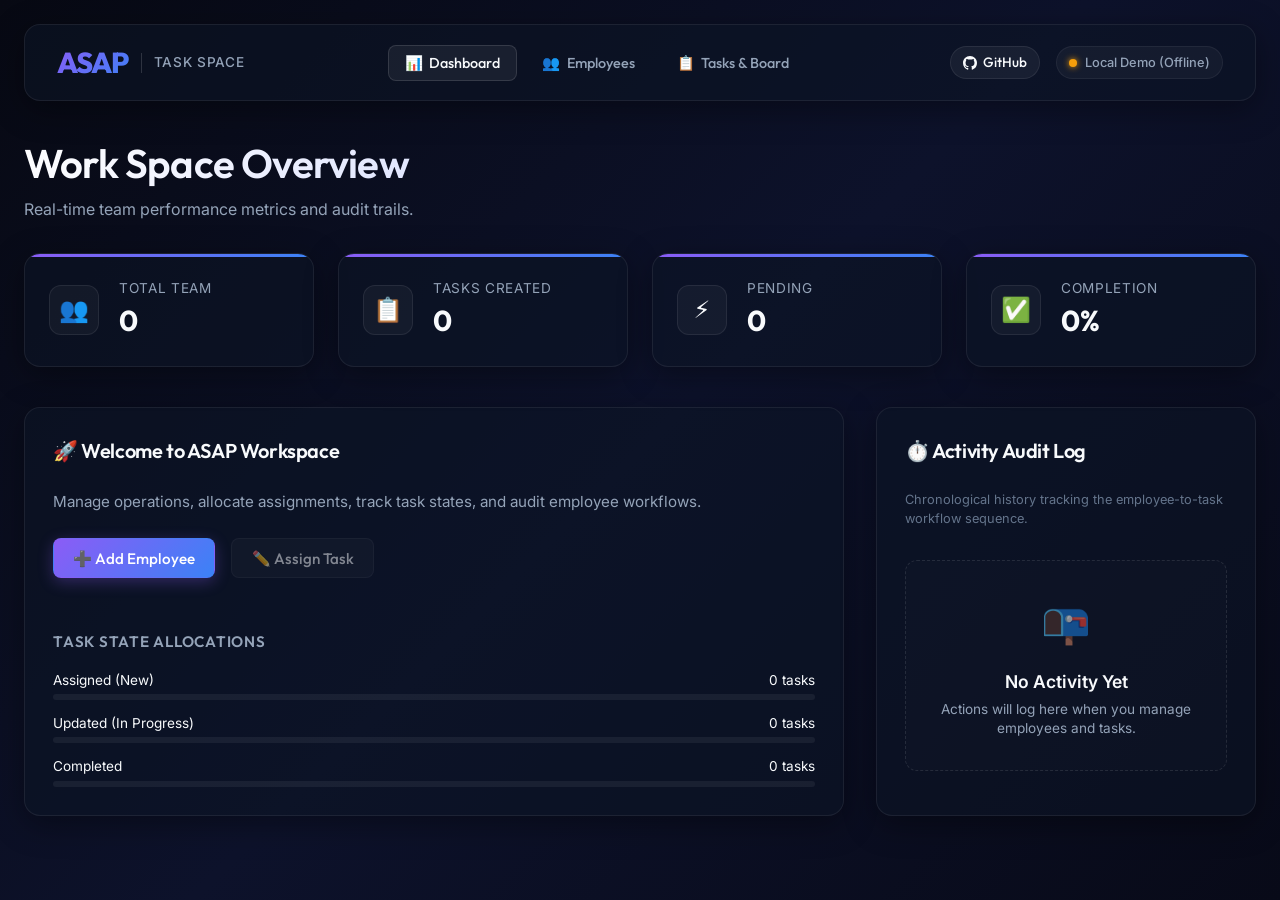
<file: index.html>
<!doctype html>
<html lang="en">
  <head>
    <meta charset="UTF-8" />
    <link rel="icon" type="image/svg+xml" href="data:image/svg+xml,<svg xmlns=%22http://www.w3.org/2000/svg%22 viewBox=%220 0 100 100%22><text y=%22.9em%22 font-size=%2290%22>📊</text></svg>" />
    <meta name="viewport" content="width=device-width, initial-scale=1.0" />
    <meta name="description" content="ASAP - A premium employee task management and workforce workflow auditor built with React and FastAPI." />
    <title>ASAP | Employee Task & Workflow Manager</title>
    <script type="module" crossorigin src="./assets/index-DnTRfeRC.js"></script>
    <link rel="stylesheet" crossorigin href="./assets/index-Dtz8JhoR.css">
  </head>
  <body>
    <div id="root"></div>
  </body>
</html>
</file>
<file: assets/index-Dtz8JhoR.css>
@import "https://fonts.googleapis.com/css2?family=Inter:wght@300;400;500;600;700&family=Outfit:wght@400;500;600;700;800&display=swap";:root{--bg-gradient:linear-gradient(135deg, #070913 0%, #0d122b 50%, #080a18 100%);--panel-bg:#0d142699;--panel-border:#ffffff12;--panel-glow:0 8px 32px 0 #0000005e;--color-primary:#8b5cf6;--color-primary-glow:#8b5cf64d;--color-secondary:#3b82f6;--color-secondary-glow:#3b82f64d;--color-accent:#f43f5e;--status-assigned:#3b82f6;--status-assigned-bg:#3b82f626;--status-updated:#f59e0b;--status-updated-bg:#f59e0b26;--status-completed:#10b981;--status-completed-bg:#10b98126;--status-deleted:#ef4444;--status-deleted-bg:#ef444426;--text-primary:#f8fafc;--text-secondary:#94a3b8;--text-muted:#64748b;--scrollbar-track:#090d1f;--scrollbar-thumb:#1e293b;--scrollbar-thumb-hover:#334155;--lightningcss-light: ;--lightningcss-dark:initial;color-scheme:dark;color:var(--text-primary);background-color:#070913;font-family:Inter,system-ui,-apple-system,sans-serif;font-weight:400;line-height:1.5}*{box-sizing:border-box;margin:0;padding:0;transition:background-color .2s,border-color .2s,box-shadow .2s}body{background:var(--bg-gradient);background-attachment:fixed;min-height:100vh;overflow-x:hidden}::-webkit-scrollbar{width:8px;height:8px}::-webkit-scrollbar-track{background:var(--scrollbar-track)}::-webkit-scrollbar-thumb{background:var(--scrollbar-thumb);border-radius:4px}::-webkit-scrollbar-thumb:hover{background:var(--scrollbar-thumb-hover)}.app-container{flex-direction:column;min-height:100vh;display:flex}.main-content{flex:1;width:100%;max-width:1400px;margin:0 auto;padding:2rem 1.5rem}h1,h2,h3,h4,h5,h6{letter-spacing:-.02em;font-family:Outfit,sans-serif;font-weight:600}h1{background:linear-gradient(135deg,#fff 0%,#a5b4fc 100%);-webkit-text-fill-color:transparent;-webkit-background-clip:text;margin-bottom:.5rem;font-size:2.5rem}.subtitle{color:var(--text-secondary);margin-bottom:2rem;font-size:1rem}.btn{cursor:pointer;white-space:nowrap;border:1px solid #0000;border-radius:8px;outline:none;justify-content:center;align-items:center;gap:.5rem;padding:.6rem 1.2rem;font-family:Outfit,sans-serif;font-size:.95rem;font-weight:500;display:inline-flex}.btn-primary{background:linear-gradient(135deg, var(--color-primary) 0%, var(--color-secondary) 100%);color:#fff;box-shadow:0 4px 15px var(--color-primary-glow)}.btn-primary:hover{transform:translateY(-2px);box-shadow:0 6px 20px #8b5cf673}.btn-primary:active{transform:translateY(0)}.btn-secondary{color:var(--text-primary);background:#ffffff0d;border-color:#ffffff14}.btn-secondary:hover{background:#ffffff1a;border-color:#ffffff26}.btn-danger{color:#f87171;background:#ef44441a;border-color:#ef444433}.btn-danger:hover{color:#ff8787;background:#ef444433;border-color:#ef444459}.btn:disabled{opacity:.5;cursor:not-allowed;box-shadow:none!important;transform:none!important}.glass-panel{background:var(--panel-bg);-webkit-backdrop-filter:blur(16px);border:1px solid var(--panel-border);box-shadow:var(--panel-glow);border-radius:16px}.stats-grid{grid-template-columns:repeat(auto-fit,minmax(220px,1fr));gap:1.5rem;margin-bottom:2.5rem;display:grid}.stat-card{align-items:center;gap:1.25rem;padding:1.5rem;display:flex;position:relative;overflow:hidden}.stat-card:before{content:"";background:linear-gradient(90deg, var(--color-primary), var(--color-secondary));width:100%;height:3px;position:absolute;top:0;left:0}.stat-icon{background:#ffffff0a;border:1px solid #ffffff14;border-radius:12px;justify-content:center;align-items:center;width:50px;height:50px;font-size:1.5rem;display:flex}.stat-info{flex-direction:column;display:flex}.stat-label{color:var(--text-secondary);text-transform:uppercase;letter-spacing:.05em;font-size:.85rem}.stat-value{color:var(--text-primary);font-family:Outfit,sans-serif;font-size:1.8rem;font-weight:700}.dashboard-layout{grid-template-columns:1fr 380px;gap:2rem;display:grid}@media (width<=1024px){.dashboard-layout{grid-template-columns:1fr}}.section-card{flex-direction:column;height:100%;padding:1.75rem;display:flex}.section-title{color:var(--text-primary);align-items:center;gap:.6rem;margin-bottom:1.5rem;font-size:1.25rem;display:flex}.timeline-container{flex-direction:column;gap:1.5rem;max-height:450px;padding-left:1.5rem;padding-right:.5rem;display:flex;position:relative;overflow-y:auto}.timeline-container:before{content:"";background:#ffffff14;width:2px;position:absolute;top:5px;bottom:5px;left:5px}.timeline-item{flex-direction:column;gap:.3rem;padding-bottom:.5rem;animation:.4s ease-out fadeIn;display:flex;position:relative}.timeline-dot{border:2px solid #070913;border-radius:50%;width:12px;height:12px;position:absolute;top:6px;left:-20px}.dot-employee_added{background-color:var(--color-primary);box-shadow:0 0 8px var(--color-primary)}.dot-task_assigned{background-color:var(--status-assigned);box-shadow:0 0 8px var(--status-assigned)}.dot-task_updated{background-color:var(--status-updated);box-shadow:0 0 8px var(--status-updated)}.dot-task_completed{background-color:var(--status-completed);box-shadow:0 0 8px var(--status-completed)}.dot-task_deleted{background-color:var(--status-deleted);box-shadow:0 0 8px var(--status-deleted)}.timeline-time{color:var(--text-muted);font-size:.75rem}.timeline-text{color:var(--text-primary);font-size:.9rem;line-height:1.4}.timeline-action{text-transform:uppercase;letter-spacing:.05em;border-radius:4px;width:max-content;padding:.1rem .4rem;font-size:.75rem;font-weight:600}.act-employee_added{color:#c084fc;background-color:#8b5cf61f}.act-task_assigned{color:#60a5fa;background-color:#3b82f61f}.act-task_updated{color:#fbbf24;background-color:#f59e0b1f}.act-task_completed{color:#34d399;background-color:#10b9811f}.act-task_deleted{color:#f87171;background-color:#ef44441f}.employee-grid{grid-template-columns:repeat(auto-fill,minmax(320px,1fr));gap:1.5rem;margin-top:1rem;display:grid}.employee-card{flex-direction:column;gap:1.2rem;padding:1.5rem;transition:transform .25s cubic-bezier(.4,0,.2,1),box-shadow .25s;display:flex;position:relative;overflow:hidden}.employee-card:hover{border-color:#8b5cf640;transform:translateY(-4px);box-shadow:0 12px 30px #0006,0 0 15px #8b5cf626}.employee-header{align-items:center;gap:1rem;display:flex}.employee-avatar{background:linear-gradient(135deg, var(--color-primary) 0%, var(--color-secondary) 100%);color:#fff;border-radius:50%;justify-content:center;align-items:center;width:50px;height:50px;font-family:Outfit,sans-serif;font-size:1.25rem;font-weight:700;display:flex;box-shadow:0 4px 10px #0003}.employee-meta{flex-direction:column;display:flex}.employee-name{color:var(--text-primary);font-size:1.15rem;font-weight:600}.employee-role{color:var(--text-secondary);font-size:.85rem}.employee-details{background:#ffffff05;border:1px solid #ffffff0a;border-radius:8px;flex-direction:column;gap:.5rem;padding:.75rem;font-size:.85rem;display:flex}.detail-row{justify-content:space-between;display:flex}.detail-label{color:var(--text-muted)}.detail-value{color:var(--text-secondary)}.employee-tasks-summary{justify-content:space-between;align-items:center;font-size:.85rem;display:flex}.task-counter-pill{background:#ffffff0d;border-radius:12px;padding:.2rem .6rem;font-weight:600}.kanban-board{grid-template-columns:repeat(3,1fr);align-items:start;gap:1.5rem;margin-top:1rem;display:grid}@media (width<=900px){.kanban-board{grid-template-columns:1fr}}.kanban-column{background:#090d1b66;border:1px solid #ffffff0a;border-radius:16px;flex-direction:column;gap:1rem;min-height:500px;padding:1.25rem;display:flex}.column-header{border-bottom:1px solid #ffffff0f;justify-content:space-between;align-items:center;padding-bottom:.75rem;display:flex}.column-title{align-items:center;gap:.5rem;font-size:1.05rem;font-weight:600;display:flex}.column-dot{border-radius:50%;width:8px;height:8px}.col-assigned{background-color:var(--status-assigned);box-shadow:0 0 6px var(--status-assigned)}.col-updated{background-color:var(--status-updated);box-shadow:0 0 6px var(--status-updated)}.col-completed{background-color:var(--status-completed);box-shadow:0 0 6px var(--status-completed)}.column-count{background:#ffffff0f;border-radius:10px;padding:.15rem .5rem;font-size:.75rem;font-weight:600}.column-cards-container{flex-direction:column;flex-grow:1;gap:1rem;display:flex}.task-card{cursor:grab;flex-direction:column;gap:.8rem;padding:1.25rem;transition:transform .2s,box-shadow .2s,border-color .2s;animation:.3s ease-out scaleUp;display:flex;position:relative}.task-card:hover{border-color:#ffffff26;transform:translateY(-2px);box-shadow:0 6px 16px #0000004d}.task-card:active{cursor:grabbing}.task-card:after{content:"";border-radius:4px 0 0 4px;width:4px;position:absolute;top:0;bottom:0;left:0}.task-card.card-assigned:after{background-color:var(--status-assigned)}.task-card.card-updated:after{background-color:var(--status-updated)}.task-card.card-completed:after{background-color:var(--status-completed)}.task-card-header{justify-content:space-between;align-items:flex-start;gap:.5rem;display:flex}.task-title{font-size:.95rem;font-weight:600;line-height:1.3}.priority-badge{text-transform:uppercase;border-radius:4px;padding:.1rem .4rem;font-size:.7rem;font-weight:600}.prio-high{color:#f87171;background-color:#ef444426;border:1px solid #ef444433}.prio-medium{color:#fbbf24;background-color:#f59e0b26;border:1px solid #f59e0b33}.prio-low{color:#60a5fa;background-color:#3b82f626;border:1px solid #3b82f633}.task-desc{color:var(--text-secondary);text-overflow:ellipsis;-webkit-line-clamp:2;-webkit-box-orient:vertical;font-size:.8rem;line-height:1.4;display:-webkit-box;overflow:hidden}.task-footer{border-top:1px solid #ffffff0d;justify-content:space-between;align-items:center;margin-top:.25rem;padding-top:.75rem;font-size:.75rem;display:flex}.task-assignee{color:var(--text-secondary);align-items:center;gap:.4rem;font-weight:500;display:flex}.assignee-avatar-mini{background:linear-gradient(135deg, var(--color-primary), var(--color-secondary));color:#fff;border-radius:50%;justify-content:center;align-items:center;width:20px;height:20px;font-size:.65rem;font-weight:700;display:flex}.task-date{color:var(--text-muted);align-items:center;gap:.25rem;display:flex}.task-actions{justify-content:flex-end;gap:.5rem;margin-top:.5rem;display:flex}.modal-overlay{-webkit-backdrop-filter:blur(8px);backdrop-filter:blur(8px);z-index:1000;background:#030712cc;justify-content:center;align-items:center;animation:.2s ease-out fadeIn;display:flex;position:fixed;inset:0}.modal-content{border:1px solid #ffffff1a;border-radius:20px;flex-direction:column;gap:1.5rem;width:100%;max-width:480px;padding:2rem;animation:.25s cubic-bezier(.34,1.56,.64,1) scaleUp;display:flex;position:relative;box-shadow:0 20px 50px #0009}.modal-header{justify-content:space-between;align-items:center;display:flex}.modal-title{font-size:1.35rem;font-weight:700}.modal-close{cursor:pointer;color:var(--text-secondary);background:0 0;border:none;font-size:1.25rem}.modal-close:hover{color:var(--text-primary)}.form-group{flex-direction:column;gap:.4rem;margin-bottom:1.2rem;display:flex}.form-label{color:var(--text-secondary);font-size:.85rem;font-weight:500}.form-input,.form-select,.form-textarea{color:var(--text-primary);background:#ffffff08;border:1px solid #ffffff1a;border-radius:8px;outline:none;padding:.7rem 1rem;font-family:inherit;font-size:.9rem}.form-input:focus,.form-select:focus,.form-textarea:focus{border-color:var(--color-primary);background:#ffffff0d;box-shadow:0 0 10px #8b5cf640}.form-textarea{resize:vertical;min-height:80px}.modal-actions{justify-content:flex-end;gap:.8rem;margin-top:.5rem;display:flex}.alert-banner{border-radius:8px;justify-content:space-between;align-items:center;margin-bottom:1.5rem;padding:.8rem 1.2rem;font-size:.9rem;animation:.3s ease-out slideDown;display:flex}.alert-banner.alert-error{color:#fca5a5;background:#ef44441f;border:1px solid #ef444433}.alert-banner.alert-success{color:#a7f3d0;background:#10b9811f;border:1px solid #10b98133}.status-widget{background:#ffffff0a;border:1px solid #ffffff0f;border-radius:20px;align-items:center;gap:.5rem;padding:.35rem .75rem;font-size:.8rem;display:flex;position:absolute;top:1rem;right:1.5rem}.status-indicator{border-radius:50%;width:8px;height:8px}.status-indicator.online{background-color:var(--status-completed);box-shadow:0 0 6px var(--status-completed)}.status-indicator.offline{background-color:var(--status-updated);box-shadow:0 0 6px var(--status-updated)}@keyframes fadeIn{0%{opacity:0}to{opacity:1}}@keyframes scaleUp{0%{opacity:0;transform:scale(.95)}to{opacity:1;transform:scale(1)}}@keyframes slideDown{0%{opacity:0;transform:translateY(-10px)}to{opacity:1;transform:translateY(0)}}.empty-state{text-align:center;color:var(--text-secondary);background:#ffffff03;border:1px dashed #ffffff1a;border-radius:12px;flex-direction:column;justify-content:center;align-items:center;margin:1rem 0;padding:3rem;display:flex}.empty-state-icon{opacity:.6;margin-bottom:1rem;font-size:2.5rem}.empty-state-title{color:var(--text-primary);margin-bottom:.25rem;font-size:1.1rem;font-weight:600}.empty-state-desc{max-width:250px;font-size:.85rem;line-height:1.4}.header-actions{align-items:center;gap:1rem;margin-bottom:1.5rem;display:flex}.search-input{color:#fff;background:#ffffff08;border:1px solid #ffffff14;border-radius:8px;outline:none;min-width:200px;padding:.5rem 1rem;font-size:.85rem}.search-input:focus{border-color:var(--color-primary);box-shadow:0 0 8px #8b5cf633}
</file>
